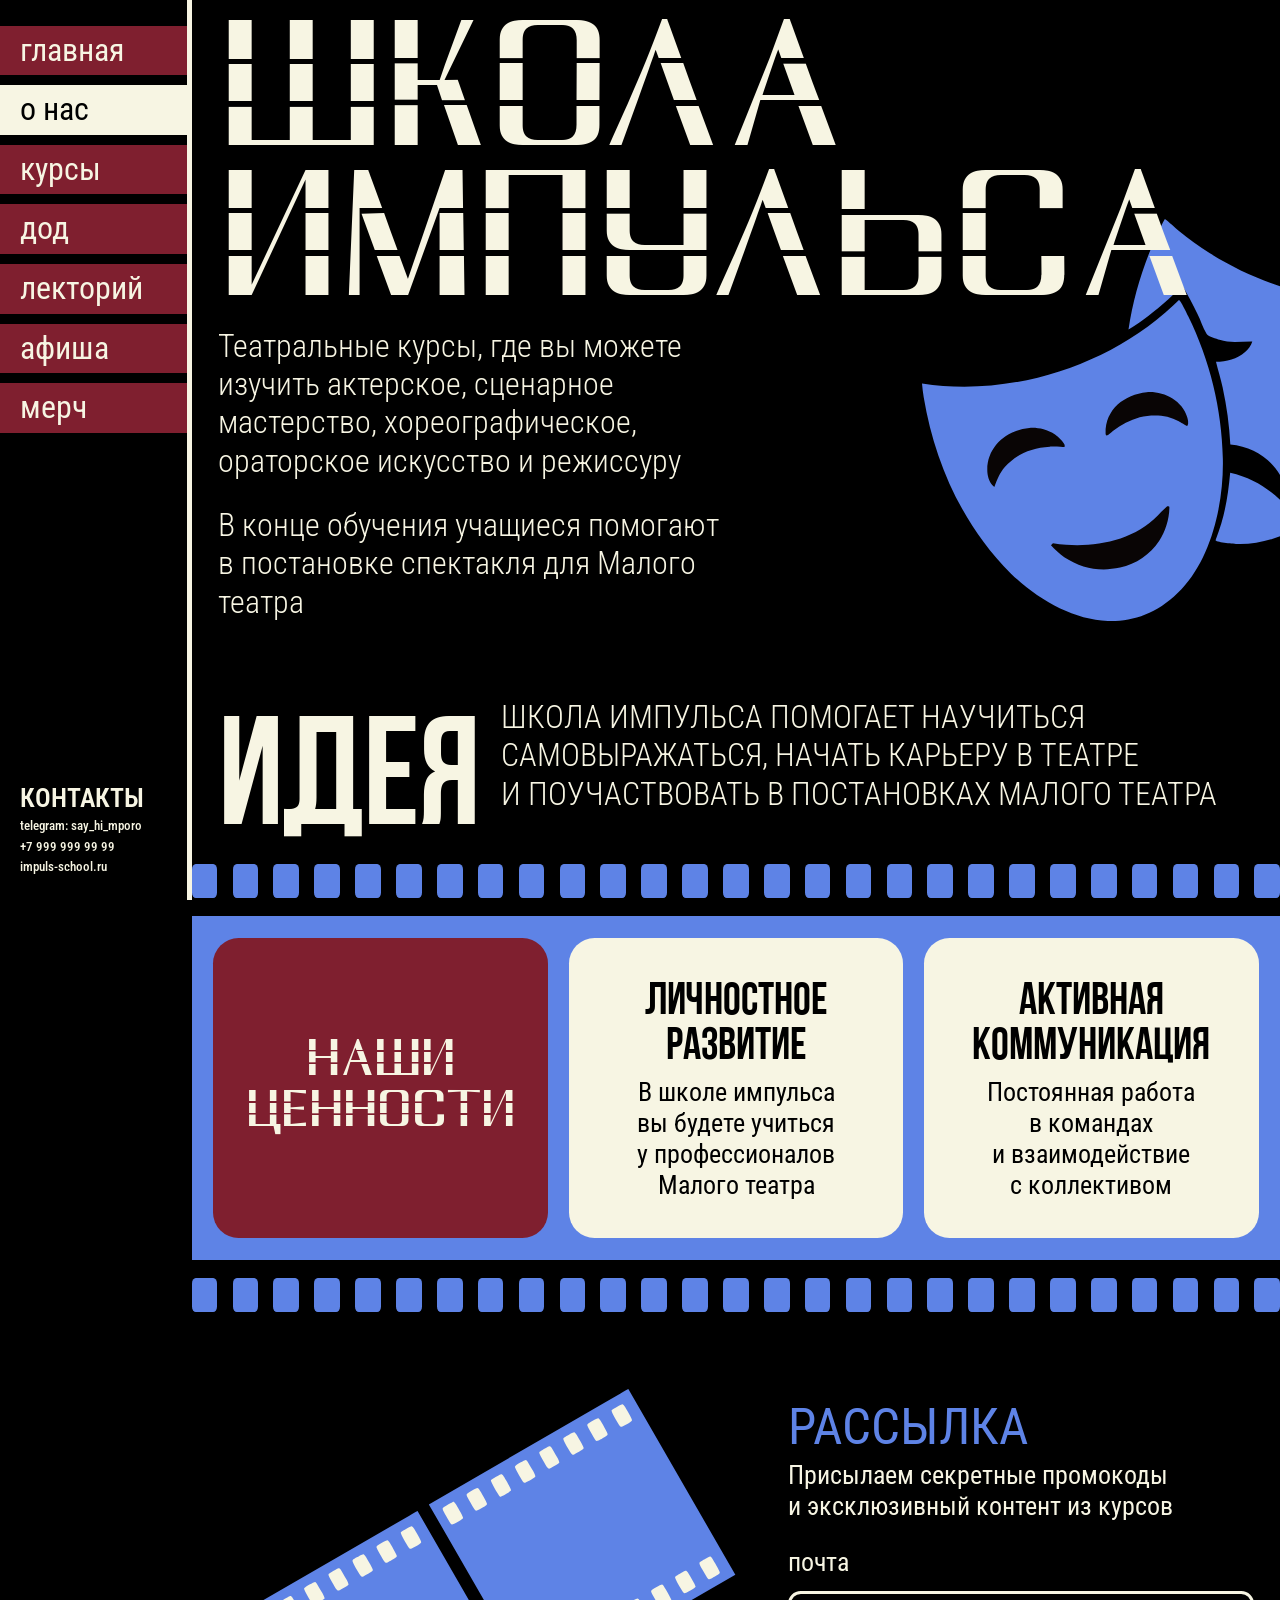
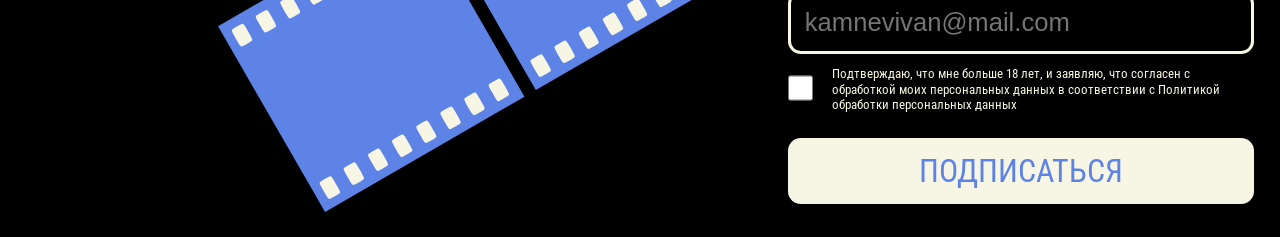
<file: aboutUs.html>
<!DOCTYPE html>
<html lang="en">

<head>
    <meta charset="UTF-8">
    <meta name="viewport" content="width=device-width, initial-scale=1.0">
    <title>О нас</title>
    <link rel="stylesheet" href="css/style.css">
    <link rel="stylesheet" href="css/forms.css">
    <link rel="stylesheet" href="css/aboutUs.css">
    <link rel="icon" href="assets/icon.svg">
</head>

<body>
    <section class="navAndFooter">
        <nav>
            <a href="index.html">главная</a>
            <a href="aboutUs.html" class="chosen">о нас</a>
            <a href="courses.html">курсы</a>
            <a href="events.html">дод</a>
            <a href="lyceum.html">лекторий</a>
            <a href="https://mporo-prog.github.io/Resposive_poster">афиша</a>
            <a href="merch.html">мерч</a>
        </nav>
        <footer>
            <h3>КОНТАКТЫ</h3>
            <p>telegram: say_hi_mporo</p>
            <p>+7 999 999 99 99</p>
            <p>impuls-school.ru</p>
        </footer>
    </section>
    <main>
        <section class="firstSection">
            <a href="menu.html" class="burgerMenu" data-test="burgerMenu">
                <div></div>
                <div></div>
                <div></div>
            </a>
            <h1>Школа импульса</h1>
            <div class="text">
                <p class="generalInfo">Театральные курсы, где вы можете изучить актерское, сценарное мастерство,
                    хореографическое, ораторское искусство и режиссуру</p>
                <p class="generalInfo">В конце обучения учащиеся помогают в постановке спектакля для Малого театра</p>
            </div>
            <img src="assets/croppedMasks.svg">
        </section>
        <section class="secondSection">
            <div class="divTitle">
                <h2>ИДЕЯ</h2>
                <p>ШКОЛА ИМПУЛЬСА ПОМОГАЕТ НАУЧИТЬСЯ САМОВЫРАЖАТЬСЯ, НАЧАТЬ КАРЬЕРУ В ТЕАТРЕ И ПОУЧАСТВОВАТЬ
                    В ПОСТАНОВКАХ МАЛОГО ТЕАТРА</p>
            </div>
            <div class="line">
                <div class="lines">
                    <div></div>
                    <div></div>
                    <div></div>
                    <div></div>
                    <div></div>
                    <div></div>
                    <div></div>
                    <div></div>
                    <div></div>
                    <div></div>
                    <div></div>
                    <div></div>
                    <div></div>
                    <div></div>
                    <div></div>
                    <div></div>
                    <div></div>
                    <div></div>
                    <div></div>
                    <div></div>
                    <div></div>
                    <div></div>
                    <div></div>
                    <div></div>
                    <div></div>
                    <div></div>
                    <div></div>
                </div>
                <div class="values">
                    <div class="mainDiv">
                        <h3>НАШИ<br>ЦЕННОСТИ</h3>
                    </div>
                    <div>
                        <h3>ЛИЧНОСТНОЕ<br>РАЗВИТИЕ</h3>
                        <p>В школе импульса вы будете учиться у профессионалов Малого театра</p>
                    </div>
                    <div>
                        <h3>АКТИВНАЯ<br>КОММУНИКАЦИЯ</h3>
                        <p>Постоянная работа в командах и взаимодействие с коллективом</p>
                    </div>
                </div>
                <div class="lines">
                    <div></div>
                    <div></div>
                    <div></div>
                    <div></div>
                    <div></div>
                    <div></div>
                    <div></div>
                    <div></div>
                    <div></div>
                    <div></div>
                    <div></div>
                    <div></div>
                    <div></div>
                    <div></div>
                    <div></div>
                    <div></div>
                    <div></div>
                    <div></div>
                    <div></div>
                    <div></div>
                    <div></div>
                    <div></div>
                    <div></div>
                    <div></div>
                    <div></div>
                    <div></div>
                    <div></div>
                </div>
            </div>
        </section>
        <section class="sectionForm">
            <img src="assets/line.svg">
            <div class="form">
                <div class="newsletter">
                    <h3>РАССЫЛКА</h3>
                    <p>Присылаем секретные промокоды и эксклюзивный контент из курсов</p>
                </div>
                <div class="divEmail">
                    <p>почта</p>
                    <form action="">
                        <input class="email" placeholder="kamnevivan@mail.com" type="email">
                    </form>
                    <div class="square">
                        <form action="">
                            <input type="checkbox">
                        </form>
                        <p>Подтверждаю, что мне больше 18 лет, и заявляю, что согласен с обработкой моих персональных
                            данных в соответствии с Политикой обработки персональных данных</p>
                    </div>
                </div>
                <button><a href="error.html">ПОДПИСАТЬСЯ</a></button>
            </div>
        </section>
    </main>
</body>

</html>
</file>
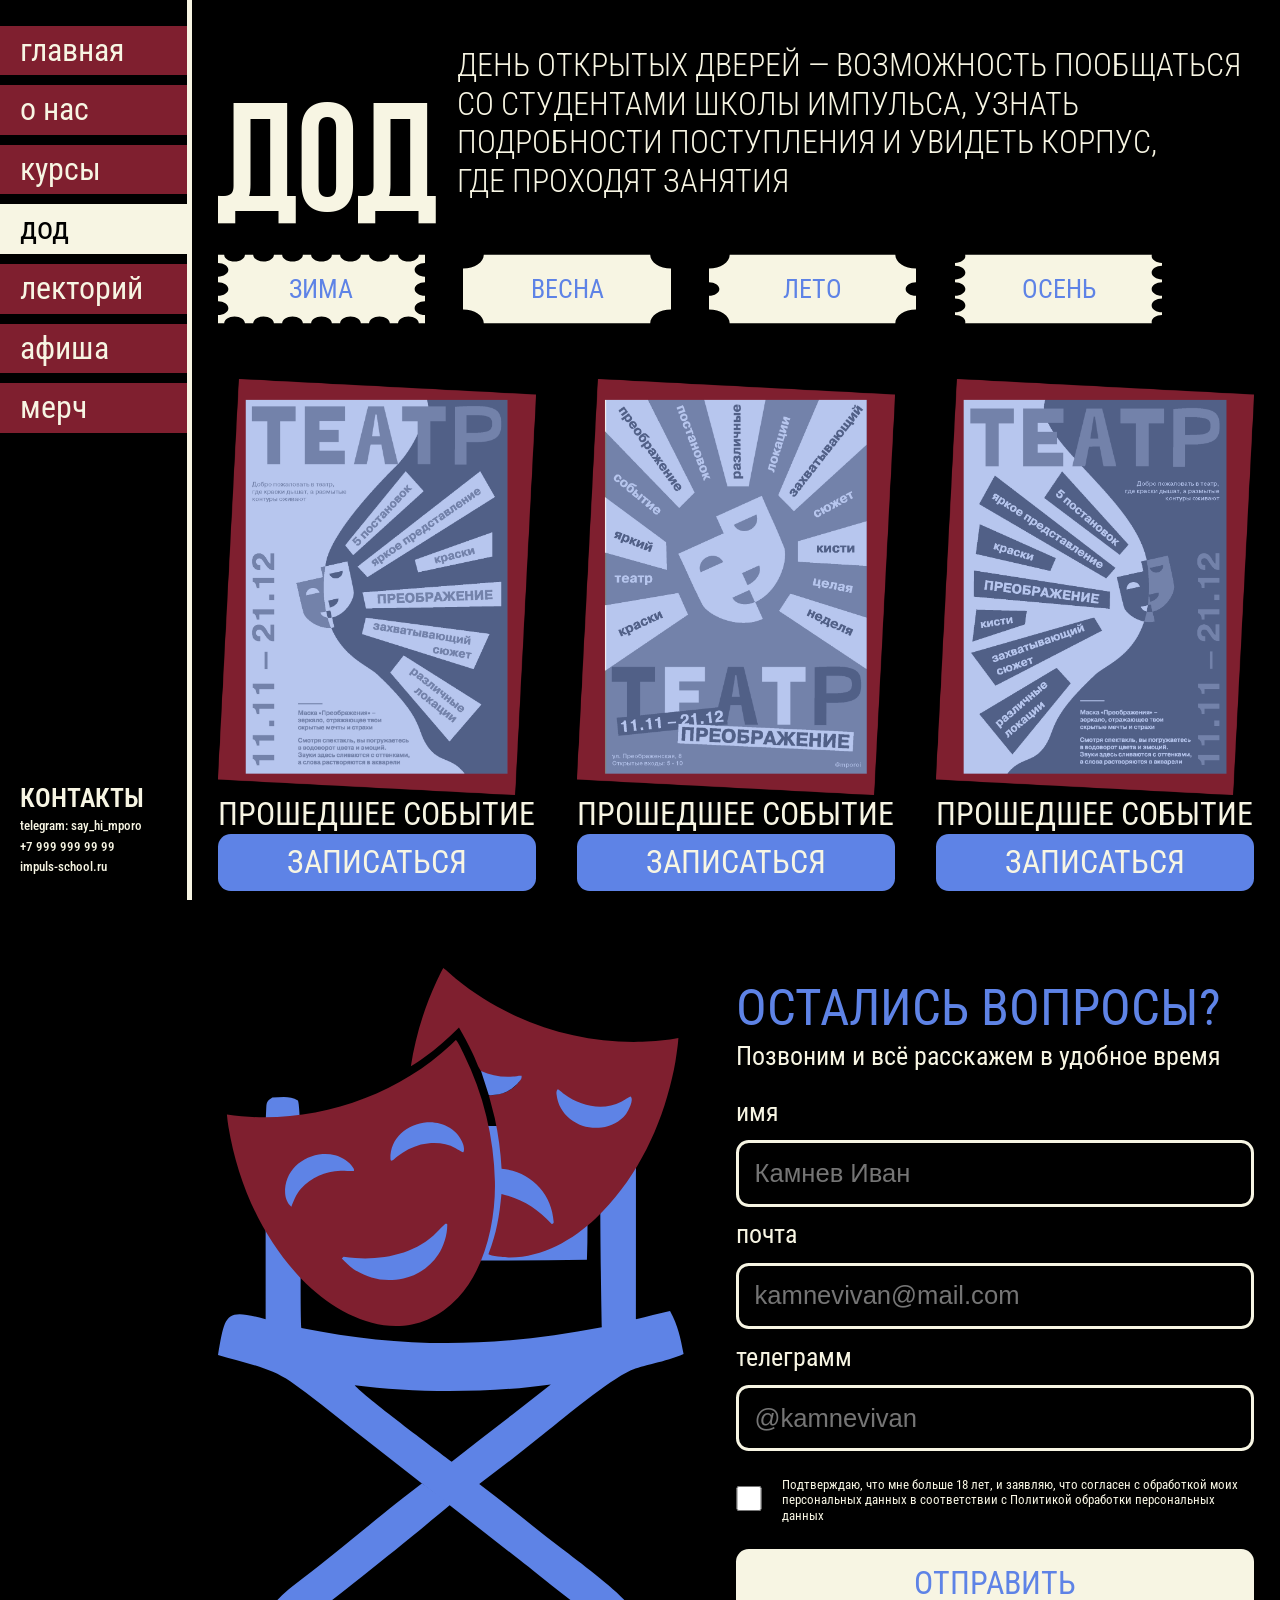
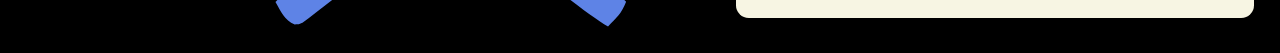
<file: events.html>
<!DOCTYPE html>
<html lang="en">

<head>
    <meta charset="UTF-8">
    <meta name="viewport" content="width=device-width, initial-scale=1.0">
    <title>Дод</title>
    <link rel="stylesheet" href="css/style.css">
    <link rel="stylesheet" href="css/forms.css">
    <link rel="stylesheet" href="css/courses.css">
    <link rel="icon" href="assets/icon.svg">
</head>

<body>
    <section class="navAndFooter">
        <nav>
            <a href="index.html">главная</a>
            <a href="aboutUs.html">о нас</a>
            <a href="courses.html">курсы</a>
            <a href="events.html" class="chosen">дод</a>
            <a href="lyceum.html">лекторий</a>
            <a href="https://mporo-prog.github.io/Resposive_poster">афиша</a>
            <a href="merch.html">мерч</a>
        </nav>
        <footer>
            <h3>КОНТАКТЫ</h3>
            <p>telegram: say_hi_mporo</p>
            <p>+7 999 999 99 99</p>
            <p>impuls-school.ru</p>
        </footer>
    </section>
    <main>
        <section class="events">
            <a href="menu.html" class="burgerMenu" data-test="burgerMenu">
                <div></div>
                <div></div>
                <div></div>
            </a>
            <div class="divTitle">
                <h2>ДОД</h2>
                <p>ДЕНЬ ОТКРЫТЫХ ДВЕРЕЙ — ВОЗМОЖНОСТЬ ПООБЩАТЬСЯ СО СТУДЕНТАМИ ШКОЛЫ ИМПУЛЬСА, УЗНАТЬ ПОДРОБНОСТИ
                    ПОСТУПЛЕНИЯ И УВИДЕТЬ КОРПУС, ГДЕ ПРОХОДЯТ ЗАНЯТИЯ</p>
            </div>
        </section>
        <section class="secondSection">
            <div class="ticket">
                <img src="assets/ticket_1.svg">
                <p>ЗИМА</p>
            </div>
            <div class="ticket">
                <img src="assets/ticket_2.svg">
                <p>ВЕСНА</p>
            </div>
            <div class="ticket">
                <img src="assets/ticket_3.svg">
                <p>ЛЕТО</p>
            </div>
            <div class="ticket">
                <img src="assets/ticket_4.svg">
                <p>ОСЕНЬ</p>
            </div>
        </section>
        <section class="thirdSection">
            <div class="card">
                <img src="assets/posterMod2_1.png">
                <p>ПРОШЕДШЕЕ СОБЫТИЕ</p>
                <button><a href="error.html">ЗАПИСАТЬСЯ</a></button>
            </div>
            <div class="card">
                <img src="assets/posterMod2_2.png">
                <p>ПРОШЕДШЕЕ СОБЫТИЕ</p>
                <button><a href="error.html">ЗАПИСАТЬСЯ</a></button>
            </div>
            <div class="card">
                <img src="assets/posterMod2_3.png">
                <p>ПРОШЕДШЕЕ СОБЫТИЕ</p>
                <button><a href="error.html">ЗАПИСАТЬСЯ</a></button>
            </div>
        </section>
        <section class="sectionForm">
            <img src="assets/masks.svg">
            <div class="form">
                <div class="newsletter">
                    <h3>ОСТАЛИСЬ ВОПРОСЫ?</h3>
                    <p>Позвоним и всё расскажем в удобное время</p>
                </div>
                <div class="divEmail">
                    <p>имя</p>
                    <form action="">
                        <input class="email" placeholder="Камнев Иван" type="text">
                    </form>
                    <p>почта</p>
                    <form action="">
                        <input class="email" placeholder="kamnevivan@mail.com" type="email">
                    </form>
                    <p>телеграмм</p>
                    <form action="">
                        <input class="email" placeholder="@kamnevivan" type="text">
                    </form>
                </div>
                <div class="square">
                    <form action="">
                        <input type="checkbox">
                    </form>
                    <p>Подтверждаю, что мне больше 18 лет, и заявляю, что согласен с обработкой моих персональных данных
                        в соответствии с Политикой обработки персональных данных</p>
                </div>
                <button><a href="error.html">ОТПРАВИТЬ</a></button>
            </div>
        </section>
    </main>
</body>

</html>
</file>
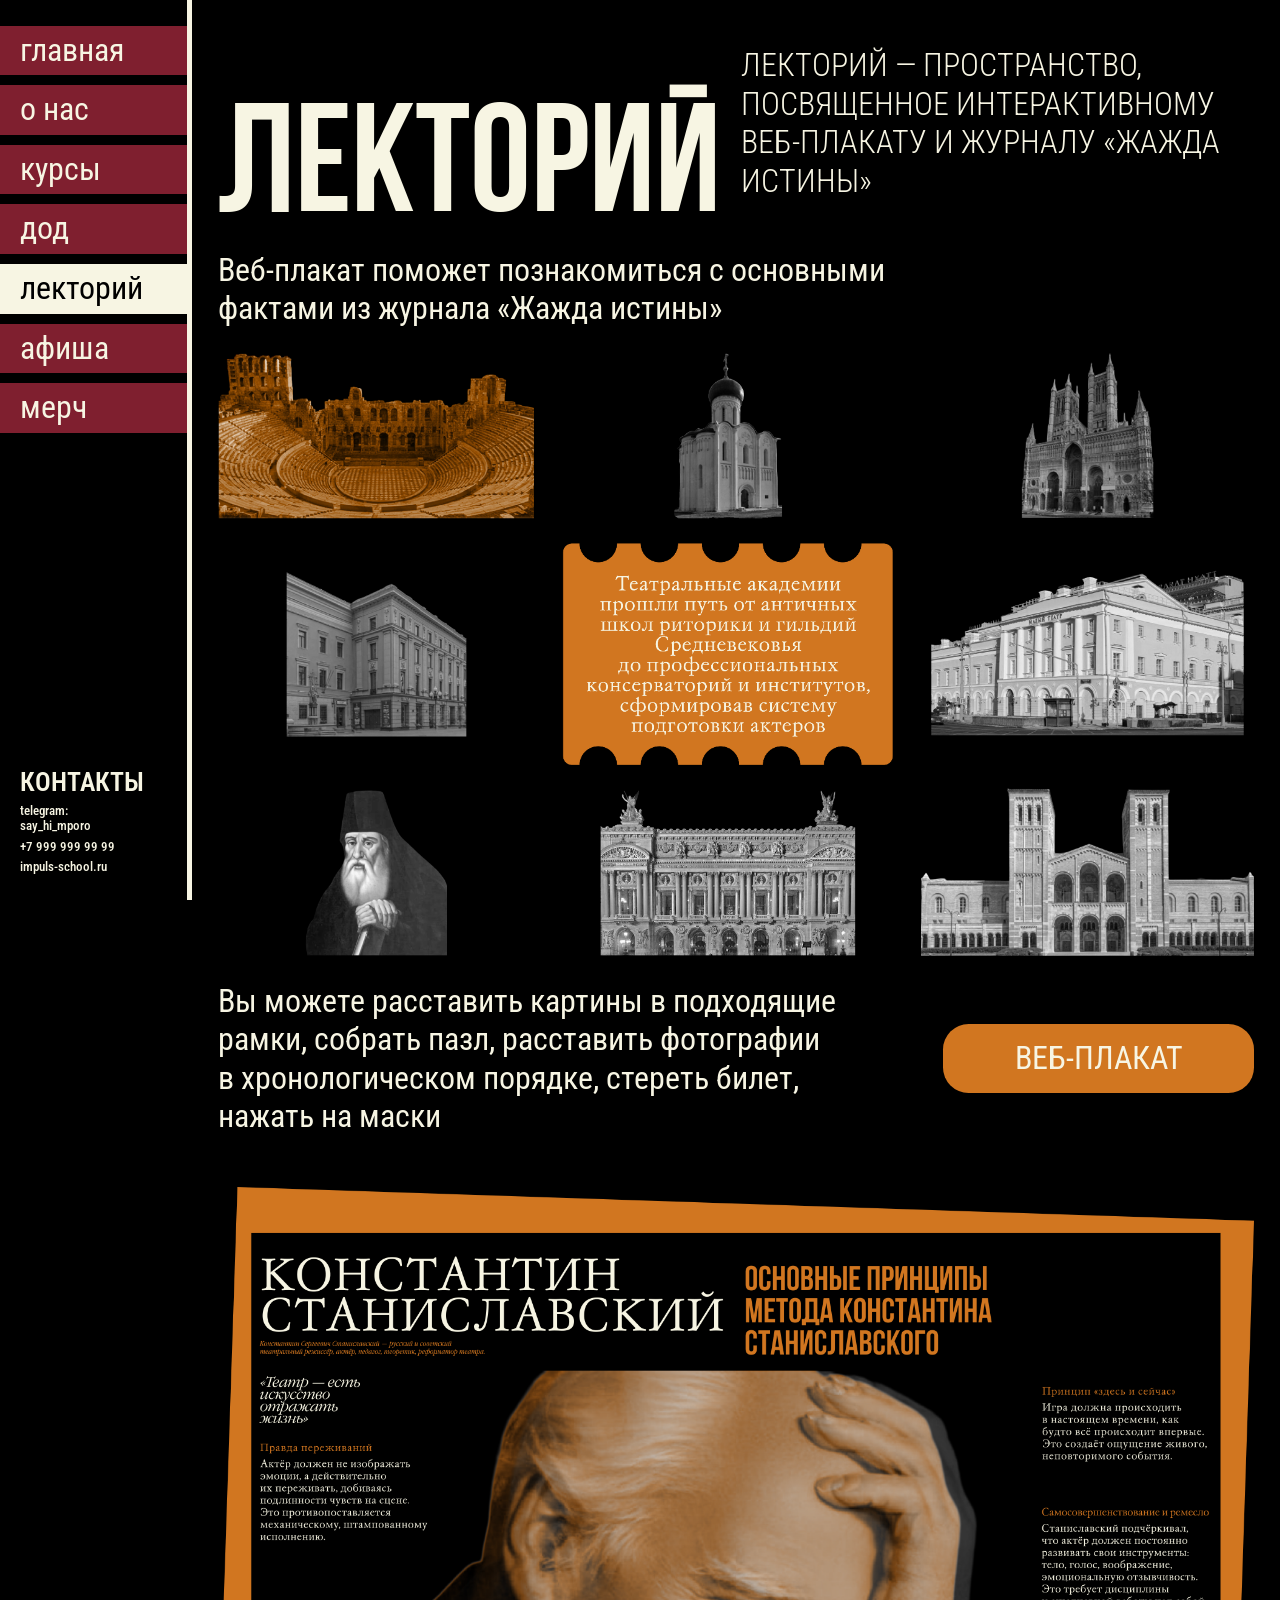
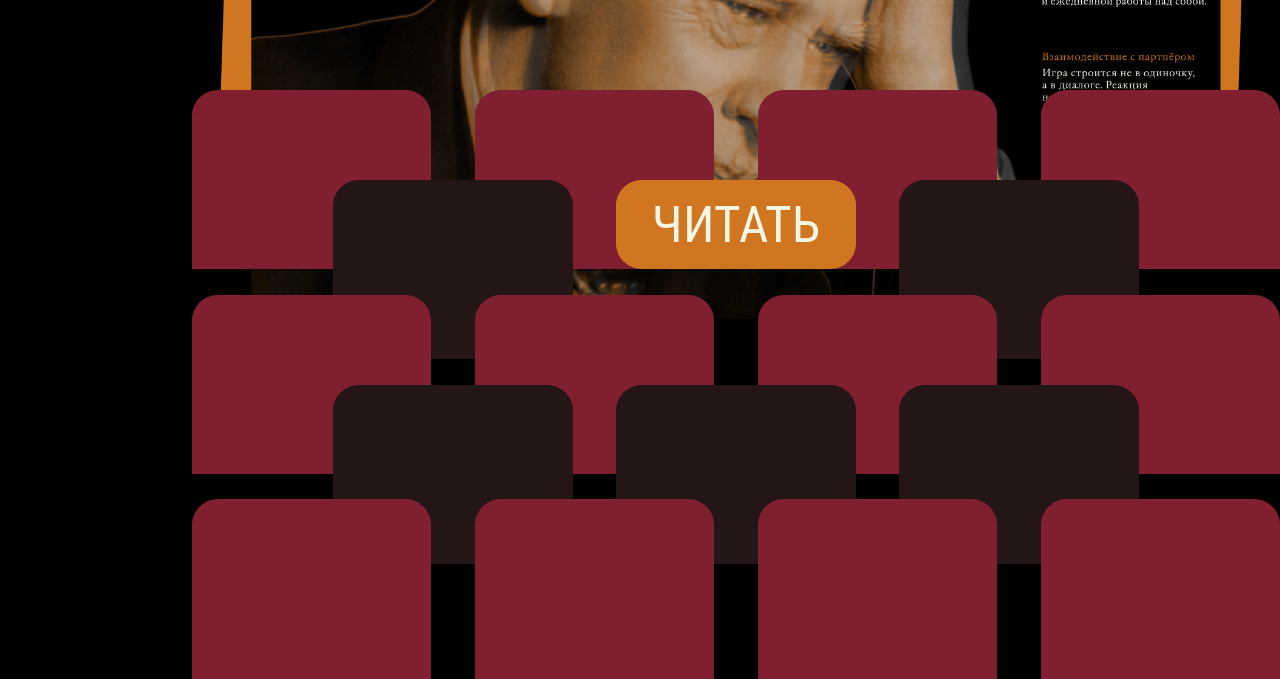
<file: lyceum.html>
<!DOCTYPE html>
<html lang="en">

<head>
    <meta charset="UTF-8">
    <meta name="viewport" content="width=device-width, initial-scale=1.0">
    <title>Лекторий</title>
    <link rel="stylesheet" href="css/style.css">
    <link rel="stylesheet" href="css/screen.css">
    <link rel="stylesheet" href="css/lyceum.css">
    <link rel="icon" href="assets/icon.svg">
</head>

<body>
    <section class="navAndFooter">
        <nav>
            <a href="index.html">главная</a>
            <a href="aboutUs.html">о нас</a>
            <a href="courses.html">курсы</a>
            <a href="events.html">дод</a>
            <a href="lyceum.html" class="chosen">лекторий</a>
            <a href="https://mporo-prog.github.io/Resposive_poster">афиша</a>
            <a href="merch.html">мерч</a>
        </nav>
        <footer>
            <h3>КОНТАКТЫ</h3>
            <p>telegram: say_hi_mporo</p>
            <p>+7 999 999 99 99</p>
            <p>impuls-school.ru</p>
        </footer>
    </section>
    <main>
        <section class="divTitle">
            <a href="menu.html" class="burgerMenu" data-test="burgerMenu">
                <div></div>
                <div></div>
                <div></div>
            </a>
            <h2>ЛЕКТОРИЙ</h2>
            <p>ЛЕКТОРИЙ — ПРОСТРАНСТВО, ПОСВЯЩЕННОЕ ИНТЕРАКТИВНОМУ ВЕБ-ПЛАКАТУ И ЖУРНАЛУ «ЖАЖДА ИСТИНЫ»</p>
        </section>
        <section class="secondSection">
            <p>Веб-плакат поможет познакомиться с основными фактами из журнала «Жажда истины»</p>
            <img src="assets/web_poster.png">
            <div class="link">
                <p>Вы можете расставить картины в подходящие рамки, собрать пазл, расставить фотографии
                    в хронологическом порядке, стереть билет, нажать на маски</p>
                <button><a href="https://mporo-prog.github.io/Resposive_poster">ВЕБ-ПЛАКАТ</a></button>
            </div>
        </section>
        <section class="fourthSection">
            <img src="assets/screen_2.png">
            <div class="rows">
                <div class="twoRows">
                    <div class="redRow">
                        <div></div>
                        <div></div>
                        <div></div>
                        <div></div>
                    </div>
                    <div class="brownRow">
                        <div></div>
                        <a
                            href="https://www.figma.com/design/VlmLP5YhYzbePQbhW7wjaW/%D0%BF%D1%80%D0%B0%D0%BA%D1%82%D0%B8%D0%BA%D0%B0_%D1%83%D1%80%D0%BE%D0%BA_1?node-id=2-2&t=fXx39DZ6eLogYxNp-1">ЧИТАТЬ</a>
                        <div></div>
                    </div>
                </div>
                <div class="twoRows">
                    <div class="redRow">
                        <div></div>
                        <div></div>
                        <div></div>
                        <div></div>
                    </div>
                    <div class="brownRow">
                        <div></div>
                        <div></div>
                        <div></div>
                    </div>
                </div>
                <div class="twoRows">
                    <div class="redRow">
                        <div></div>
                        <div></div>
                        <div></div>
                        <div></div>
                    </div>
                </div>
            </div>
        </section>
    </main>
</body>

</html>
</file>
<file: css/style.css>
@import url("reset.css");
@import url("font.css");
@import url("general.css");
</file>
<file: css/forms.css>
.sectionForm {
    width: 100%;
    display: flex;
    gap: 5%;
    align-items: center;

    img {
        width: 50%;
    }

    .form {
        display: flex;
        flex-direction: column;
        gap: 2vw;
        width: 100%;

        h3 {
            font-size: clamp(20px, 4vw, 60px);
            color: #5E83E6;
        }

        p {
            font-size: clamp(12px, 2vw, 40px);
        }

        button {
            width: 100%;
            border-radius: 1vw;
            background-color: #F7F5E3;
            padding: 3%;

            a {
                font-size: clamp(15px, 2.5vw, 50px);
                color: #5E83E6;
            }
        }

        .newsletter {
            display: flex;
            flex-direction: column;
            gap: 0.2vw;
        }

        .square {
            display: flex;
            gap: 4%;
            align-items: center;

            input {
                width: 2vw;
                height: 2vw;
            }

            p {
                font-size: clamp(5px, 1vw, 20px);
            }
        }

        .divEmail {
            display: flex;
            flex-direction: column;
            gap: 1vw;

            .email {

                gap: 0;
                width: 100%;
                font-size: clamp(12px, 2vw, 40px);
                padding: 3%;
                border-radius: 1vw;
            }
        }
    }
}
</file>
<file: css/aboutUs.css>
main {
    padding-bottom: 2%;
}

.secondSection {
    display: flex;
    flex-direction: column;
    gap: 4vw;

    .line {
        display: flex;
        flex-direction: column;
        gap: 4%;
        height: 35vw;
        width: 105%;
        margin-left: -2.5%;

        .lines {
            display: flex;
            justify-content: space-between;
            width: 100%;
            height: 8%;

            div {
                background-color: #5E83E6;
                width: 2vw;
                height: 100%;
                border-radius: 15%;
            }
        }

        .values {
            background-color: #5E83E6;
            width: 100%;
            height: 80%;
            display: flex;
            align-items: center;
            padding: 2%;
            justify-content: space-between;

            div {
                height: 100%;
                width: 32%;
                background-color: #F7F5E3;
                border-radius: 2vw;
                display: flex;
                flex-direction: column;
                gap: 4%;
                align-items: center;
                justify-content: center;

                h3 {
                    font-size: clamp(10px, 3.5vw, 60px);
                    text-align: center;
                    color: #000;
                    font-family: "Bebas";
                    line-height: 100%;
                }

                p {
                    font-size: clamp(8px, 2vw, 40px);
                    text-align: center;
                    width: 80%;
                    color: #000;
                }
            }

            .mainDiv {
                background-color: #7F1F2F;

                h3 {
                    font-size: clamp(20px, 4vw, 80px);
                    color: #F7F5E3;
                    font-family: "Louver";
                }
            }
        }

        @media (max-width: 1024px) {
            width: 109%;
            height: 40vw;
            margin-left: -4.5%;
        }
    }
}
</file>
<file: css/courses.css>
main {
    gap: 2vw;
    padding-bottom: 2%;

    @media (max-width: 1024px) {
        gap: 3vw;
    }
}

.firstSection {
    padding-top: 3%;
}

.events {
    position: relative;
    margin-top: 2%;

    @media (max-width: 1024px) {
        margin-top: 0;
    }
}

.secondSection {
    display: flex;
    gap: 3vw;
    width: 100%;

    .ticket {
        display: flex;
        align-items: center;
        justify-content: center;
        position: relative;
        width: 20%;
        height: 10vw;

        img {
            position: absolute;
            width: 100%;
            height: 100%;
            z-index: -1;
        }

        p {
            color: #5E83E6;
            font-size: clamp(8px, 2vw, 50px);
            width: 10vw;
            text-align: center;
            line-height: 80%;
        }
    }
}

.thirdSection {
    width: 100%;
    display: flex;
    gap: 4%;

    .card {
        width: 100%;
        max-width: 50vw;
        display: flex;
        flex-direction: column;
        gap: 2%;

        img {
            width: 100%;
        }

        p {
            font-size: clamp(15px, 2.5vw, 50px);
        }

        button {
            width: 100%;
            padding: 3%;
            border-radius: 1vw;
            background-color: #5E83E6;

            a {
                font-size: clamp(15px, 2.5vw, 50px);
                color: #F7F5E3;
            }
        }
    }
}

.sectionForm {
    margin-top: 4vw;

    img {
        width: 45%;
    }
}
</file>
<file: css/screen.css>
.fourthSection {
    display: flex;
    flex-direction: column;
    align-items: center;
    gap: 4vw;

    img {
        width: 100%;
    }
}

.rows {
    margin-top: -27%;
    overflow: hidden;
    width: 105%;
    height: 46vw;
    display: flex;
    flex-direction: column;
    gap: 2vw;

    div {
        width: 22%;
        height: 14vw;
        border-top-left-radius: 2vw;
        border-top-right-radius: 2vw;

        @media (max-width: 1024px) {
            height: 15vw;
        }
    }

    a {
        display: flex;
        align-items: center;
        justify-content: center;
        width: 22%;
        height: 7vw;
        border-radius: 2vw;
        color: #5E83E6;
        background-color: #F7F5E3;
        font-size: clamp(16px, 4vw, 80px);
    }

    .twoRows {
        width: 100%;

        .redRow {
            width: 100%;
            display: flex;
            justify-content: center;
            gap: 4%;

            div {
                background-color: #7F1F2F;
            }
        }

        .brownRow {
            margin-top: -8.2%;
            width: 100%;
            display: flex;
            justify-content: center;
            gap: 4%;

            div {
                background-color: #241616;
            }
        }
    }

    @media (max-width: 1024px) {
        height: 49vw;
        width: 109%;
    }
}
</file>
<file: css/lyceum.css>
main {
    gap: 4vw;
}

p {
    font-size: clamp(15px, 2.5vw, 50px);
    width: 65%;
}

.secondSection {
    display: flex;
    flex-direction: column;
    gap: 2vw;
    width: 100%;

    img {
        width: 100%;
    }

    .link {
        display: flex;
        justify-content: space-between;
        align-items: center;

        button {
            height: 10%;
            width: 30%;
            padding: 1.5%;
            border-radius: 2vw;
            border: 0;
            background-color: #D17620;

            a {
                font-size: clamp(15px, 2.5vw, 50px);
                color: #F7F5E3;
            }
        }
    }
}

.divTitle {
    margin-top: 2%;
}

.rows {
    a {
        color: #F7F5E3;
        background-color: #D17620;
    }
}
</file>
